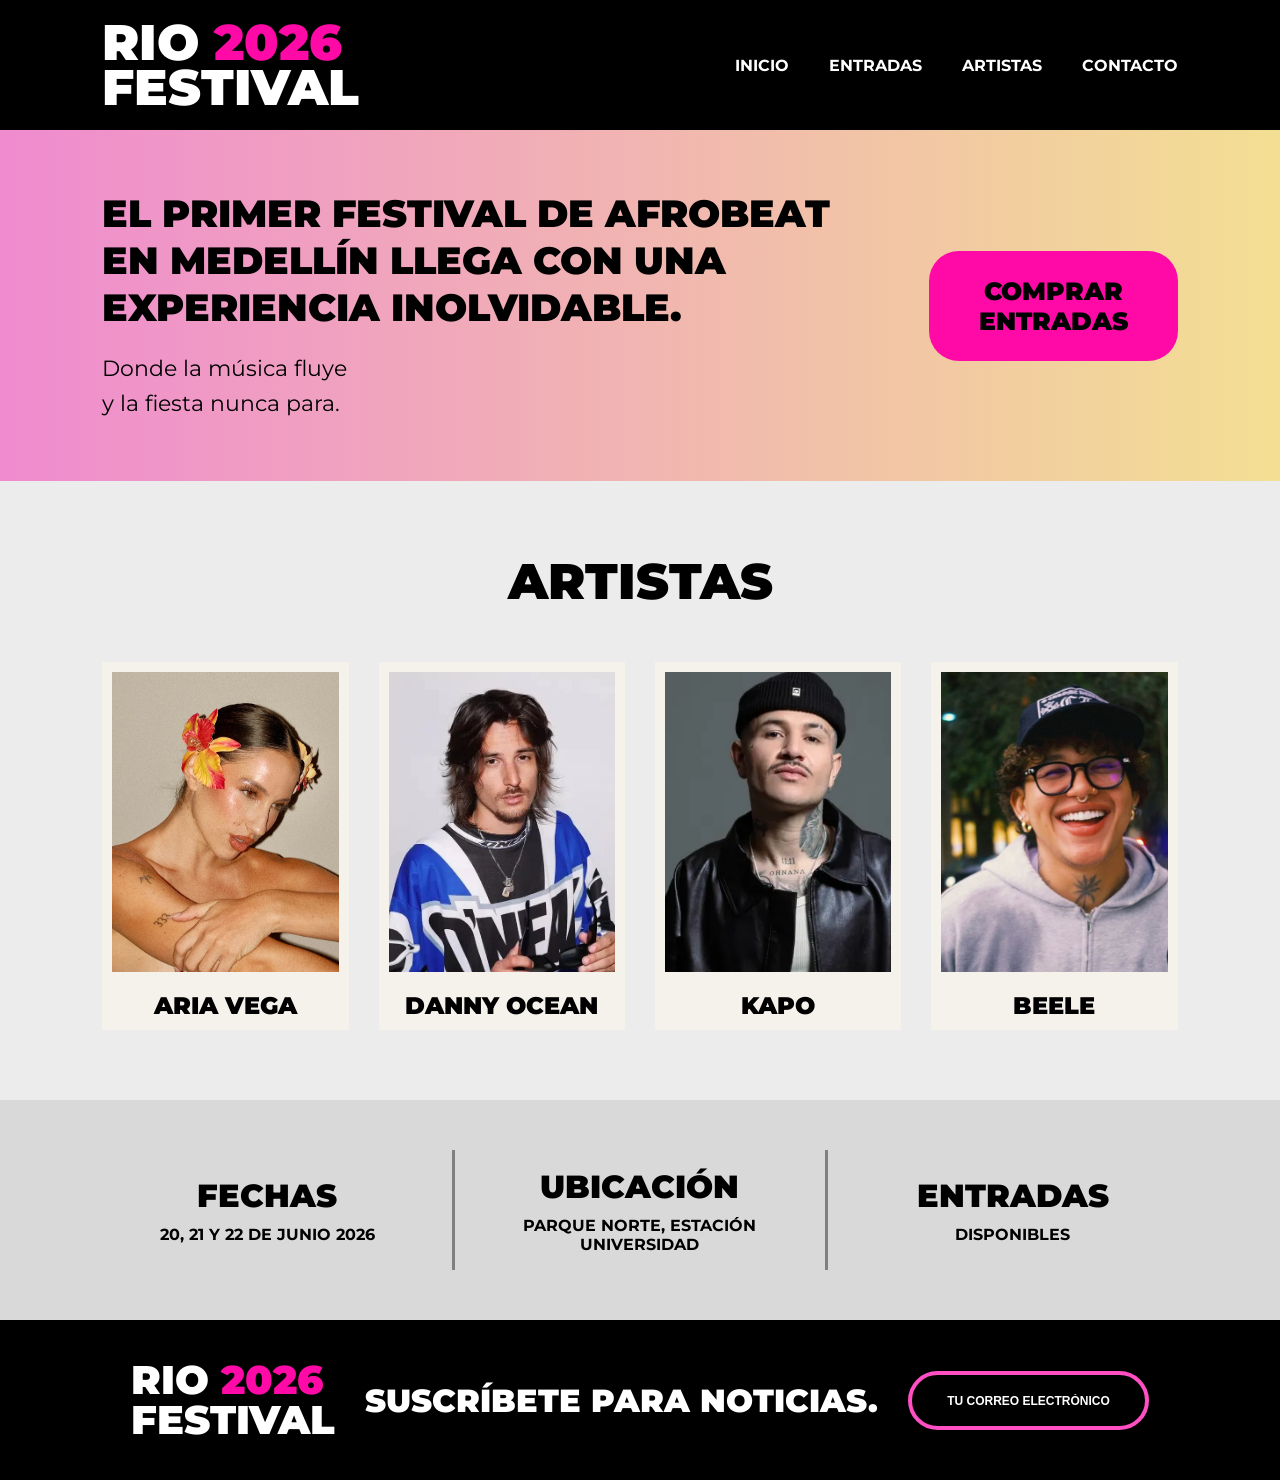
<file: index.html>
<!DOCTYPE html>
<html lang="es">
<head>

  <meta charset="UTF-8">
  <meta name="viewport" content="width=device-width, initial-scale=1.0">

  <title>RIO FESTIVAL 2026</title>

  <link rel="stylesheet" href="styles.css">

  <link href="https://fonts.googleapis.com/css2?family=Montserrat:wght@400;500;700;900&display=swap" rel="stylesheet">

  <link rel="icon" href="img/rio.ico" type="image/x-icon">

</head>

<body>


  <header class="encabezado">


    <div class="logo-rio">

      <a href="index.html">

        <h1>RIO <span>2026</span><br>FESTIVAL</h1>

      </a>

    </div>


    <nav class="menu">

      <a href="index.html">INICIO</a>

      <a href="entradas.html">ENTRADAS</a>

      <a href="artistas.html">ARTISTAS</a>

      <a href="https://wa.me/573053077433" target="_blank">CONTACTO</a>

    </nav>

  </header>


  <section class="parte-principal">


    <div class="texto-principal">

      <h2>
        EL PRIMER FESTIVAL DE AFROBEAT <br>
        EN MEDELLÍN LLEGA CON UNA <br>
        EXPERIENCIA INOLVIDABLE.
      </h2>

      <p>
        Donde la música fluye <br>
        y la fiesta nunca para.
      </p>

    </div>


    <div class="boton-principal">

      <a href="entradas.html">

        COMPRAR <br> ENTRADAS

      </a>

    </div>

  </section>


  <section class="zona-artistas" id="artistas">

    <h2>ARTISTAS</h2>

    <div class="contenedor-artistas">


      <div class="carta-artista">

        <img src="img/aria-vega.jpg" alt="Aria Vega">

        <h3>ARIA VEGA</h3>

      </div>


      <div class="carta-artista">

        <img src="img/danny-ocean.jpg" alt="Danny Ocean">

        <h3>DANNY OCEAN</h3>

      </div>


      <div class="carta-artista">

        <img src="img/kapo.jpg" alt="Kapo">

        <h3>KAPO</h3>

      </div>


      <div class="carta-artista">

        <img src="img/beele.jpg" alt="Beele">

        <h3>BEELE</h3>

      </div>

    </div>

  </section>


  <section class="zona-info">


    <div class="caja-info">

      <i class="fa-regular fa-calendar-days"></i>

      <h3>FECHAS</h3>

      <p>20, 21 Y 22 DE JUNIO 2026</p>

    </div>

    <div class="linea"></div>


    <div class="caja-info">

      <i class="fa-solid fa-location-dot"></i>

      <h3>UBICACIÓN</h3>

      <p>PARQUE NORTE, ESTACIÓN UNIVERSIDAD</p>

    </div>

    <div class="linea"></div>


    <div class="caja-info">

      <i class="fa-solid fa-ticket"></i>

      <h3>ENTRADAS</h3>

      <p>DISPONIBLES</p>

    </div>

  </section>


  <footer class="pie-pagina">


    <div class="logo-abajo">

      <h2>RIO <span>2026</span><br>FESTIVAL</h2>

    </div>


    <div class="texto-footer">

      <h3>SUSCRÍBETE PARA NOTICIAS.</h3>

    </div>


    <div class="input-footer">

      <input type="email" placeholder="TU CORREO ELECTRÓNICO">

    </div>

  </footer>

</body>
</html>
</file>
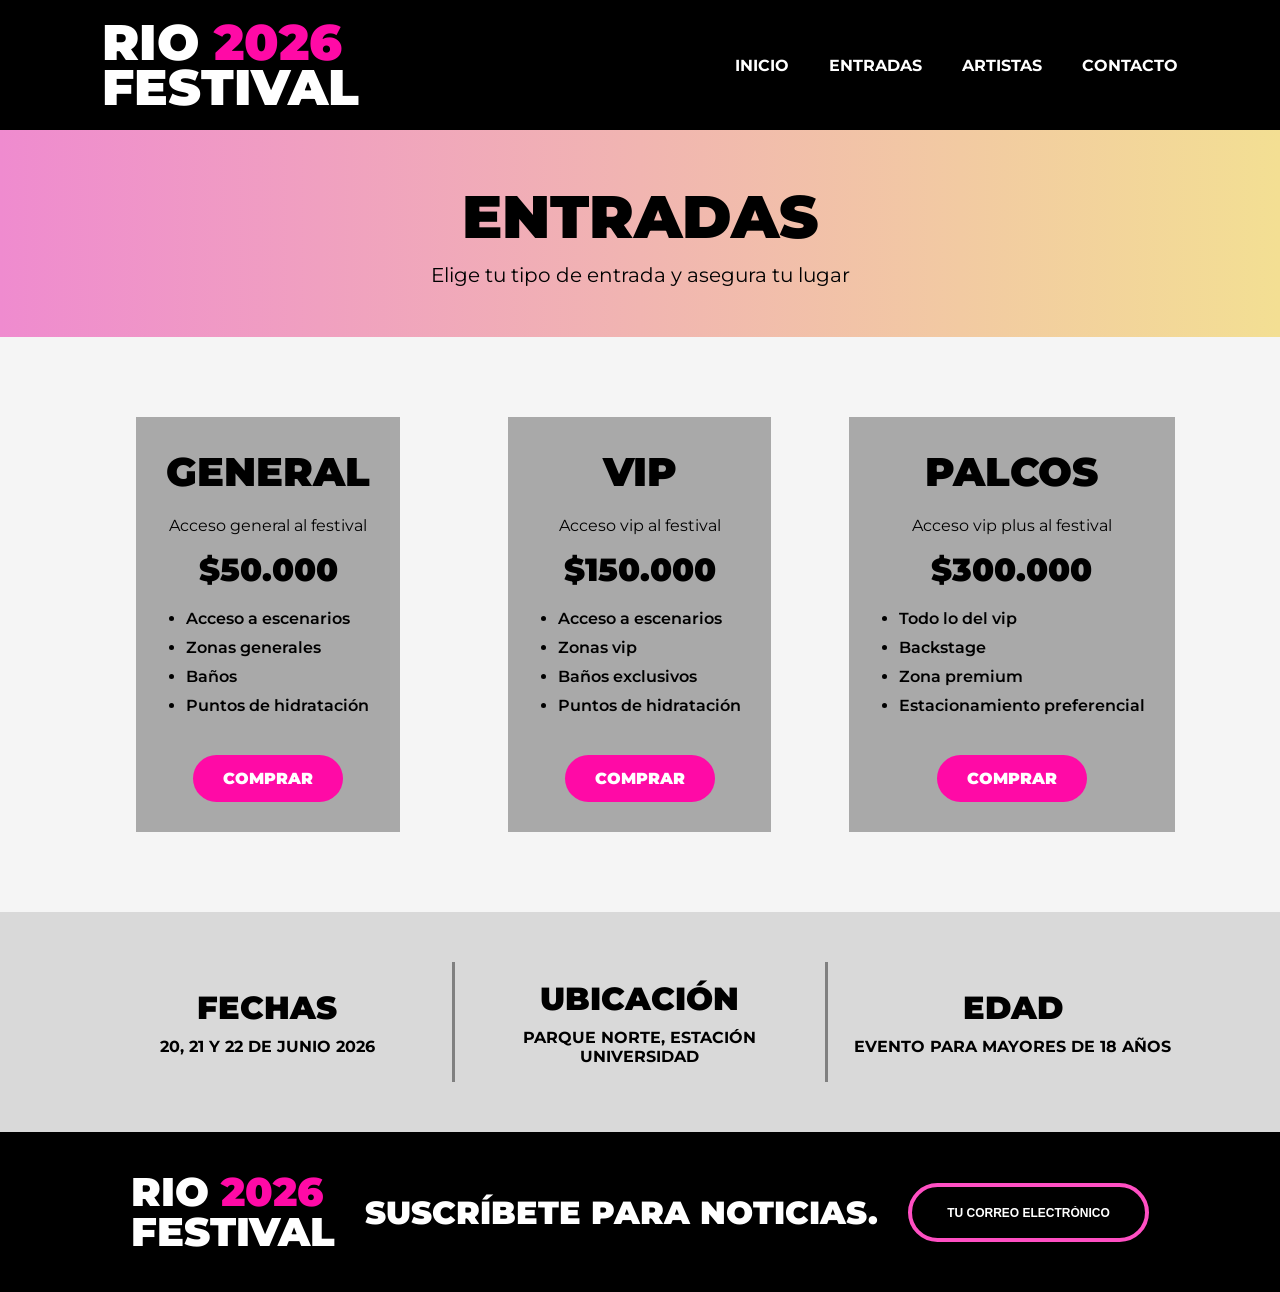
<file: entradas.html>
<!DOCTYPE html>
<html lang="es">
<head>

  <meta charset="UTF-8">
  <meta name="viewport" content="width=device-width, initial-scale=1.0">

  <title>RIO FESTIVAL 2026</title>

  <link rel="stylesheet" href="styles.css">

  <link href="https://fonts.googleapis.com/css2?family=Montserrat:wght@400;500;700;900&display=swap" rel="stylesheet">

  <link rel="icon" href="img/rio.ico" type="image/x-icon">

</head>

<body>


  <header class="encabezado">


    <div class="logo-rio">

      <a href="index.html">

        <h1>RIO <span>2026</span><br>FESTIVAL</h1>

      </a>

    </div>


    <nav class="menu">

      <a href="index.html">INICIO</a>

      <a href="entradas.html">ENTRADAS</a>

      <a href="artistas.html">ARTISTAS</a>

      <a href="https://wa.me/573053077433" target="_blank">CONTACTO</a>

    </nav>

  </header>


  <section class="titulo-entradas">

    <h2>ENTRADAS</h2>

    <p>Elige tu tipo de entrada y asegura tu lugar</p>

  </section>


  <section class="zona-entradas">

    <div class="contenedor-entradas">


      <div class="carta-entrada">

        <h3>GENERAL</h3>

        <p>Acceso general al festival</p>

        <h4>$50.000</h4>

        <ul>

          <li>Acceso a escenarios</li>

          <li>Zonas generales</li>

          <li>Baños</li>

          <li>Puntos de hidratación</li>

        </ul>

        <a href="https://wa.me/573053077433" target="_blank">

          COMPRAR

        </a>

      </div>


      <div class="carta-entrada">

        <h3>VIP</h3>

        <p>Acceso vip al festival</p>

        <h4>$150.000</h4>

        <ul>

          <li>Acceso a escenarios</li>

          <li>Zonas vip</li>

          <li>Baños exclusivos</li>

          <li>Puntos de hidratación</li>

        </ul>

        <a href="https://wa.me/573053077433" target="_blank">

          COMPRAR

        </a>

      </div>


      <div class="carta-entrada">

        <h3>PALCOS</h3>

        <p>Acceso vip plus al festival</p>

        <h4>$300.000</h4>

        <ul>

          <li>Todo lo del vip</li>

          <li>Backstage</li>

          <li>Zona premium</li>

          <li>Estacionamiento preferencial</li>

        </ul>

        <a href="https://wa.me/573053077433" target="_blank">

          COMPRAR

        </a>

      </div>

    </div>

  </section>


  <section class="zona-info">


    <div class="caja-info">

      <h3>FECHAS</h3>

      <p>20, 21 Y 22 DE JUNIO 2026</p>

    </div>

    <div class="linea"></div>


    <div class="caja-info">

      <h3>UBICACIÓN</h3>

      <p>PARQUE NORTE, ESTACIÓN UNIVERSIDAD</p>

    </div>

    <div class="linea"></div>


    <div class="caja-info">

      <h3>EDAD</h3>

      <p>EVENTO PARA MAYORES DE 18 AÑOS</p>

    </div>

  </section>


  <footer class="pie-pagina">


    <div class="logo-abajo">

      <h2>RIO <span>2026</span><br>FESTIVAL</h2>

    </div>


    <div class="texto-footer">

      <h3>SUSCRÍBETE PARA NOTICIAS.</h3>

    </div>


    <div class="input-footer">

      <input type="email" placeholder="TU CORREO ELECTRÓNICO">

    </div>

  </footer>

</body>
</html>
</file>
<file: styles.css>
*{
    margin: 0;
    padding: 0;
    box-sizing: border-box;
}

html{
    scroll-behavior: smooth;
}

body{
    font-family: 'Montserrat', sans-serif;
}

.encabezado{
    background-color: black;

    color: white;

    display: flex;

    justify-content: space-between;

    align-items: center;

    flex-wrap: wrap;

    padding-top: 20px;
    padding-bottom: 20px;
    padding-left: 8%;
    padding-right: 8%;
}


.logo-rio h1{
    font-size: 50px;

    font-weight: 900;

    line-height: 45px;
}

.logo-rio span{
    color: #ff0aa6;
}

.logo-rio a{
    text-decoration: none;

    color: white;
}

.menu{
    display: flex;

    gap: 40px;
}

.menu a{
    color: white;

    text-decoration: none;

    font-weight: bold;

    transition: 0.3s;
}

.menu a:link{
    color: white;
}

.menu a:visited{
    color: white;
}

.menu a:hover{
    color: #ff0aa6;
}


.parte-principal{
    background: linear-gradient(to right, #ef8bcf, #f3df93);

    min-height: 350px;

    display: flex;

    justify-content: space-between;

    align-items: center;

    flex-wrap: wrap;

    gap: 40px;

    padding-top: 60px;
    padding-bottom: 60px;
    padding-left: 8%;
    padding-right: 8%;
}

.texto-principal h2{
    font-size: 38px;

    font-weight: 900;

    margin-bottom: 20px;
}

.texto-principal p{
    font-size: 22px;

    line-height: 35px;
}

.boton-principal a{
    background-color: #ff0aa6;

    color: black;

    text-decoration: none;

    font-size: 25px;

    font-weight: 900;

    border-radius: 30px;

    display: inline-block;

    text-align: center;

    padding-top: 25px;
    padding-bottom: 25px;
    padding-left: 50px;
    padding-right: 50px;
}


.zona-artistas{
    background-color: #ececec;

    padding-top: 70px;
    padding-bottom: 70px;
    padding-left: 8%;
    padding-right: 8%;
}

.zona-artistas h2{
    text-align: center;

    font-size: 50px;

    font-weight: 900;

    margin-bottom: 50px;
}

.contenedor-artistas{
    display: grid;

    grid-template-columns: repeat(4, 1fr);

    gap: 30px;
}

.carta-artista{
    background-color: #f5f1eb;

    padding: 10px;

    text-align: center;
}

.carta-artista img{
    width: 100%;

    height: 300px;

    object-fit: cover;
}

.carta-artista h3{
    margin-top: 15px;

    font-size: 24px;

    font-weight: 900;
}


.titulo-entradas{
    background: linear-gradient(to right, #ef8bcf, #f3df93);

    text-align: center;

    padding-top: 50px;
    padding-bottom: 50px;
    padding-left: 20px;
    padding-right: 20px;
}

.titulo-entradas h2{
    font-size: 60px;

    font-weight: 900;
}

.titulo-entradas p{
    margin-top: 10px;

    font-size: 20px;
}


.zona-entradas{
    background-color: #f5f5f5;

    padding-top: 80px;
    padding-bottom: 80px;
    padding-left: 8%;
    padding-right: 8%;
}

.contenedor-entradas{
    display: grid;

    grid-template-columns: repeat(3, 1fr);

    gap: 40px;

    justify-items: center;
}

.carta-entrada{
    background-color: #a9a9a9;

    padding: 30px;

    text-align: center;
}

.carta-entrada h3{
    font-size: 40px;

    font-weight: 900;

    margin-bottom: 20px;
}

.carta-entrada p{
    margin-bottom: 15px;
}

.carta-entrada h4{
    font-size: 32px;

    font-weight: 900;

    margin-bottom: 20px;
}

.carta-entrada ul{
    text-align: left;

    padding-left: 20px;

    margin-bottom: 30px;
}

.carta-entrada li{
    margin-bottom: 10px;

    font-weight: 600;
}

.carta-entrada a{
    background-color: #ff0aa6;

    color: white;

    text-decoration: none;

    border-radius: 30px;

    display: inline-block;

    font-weight: 900;

    margin-top: 10px;

    padding-top: 14px;
    padding-bottom: 14px;
    padding-left: 30px;
    padding-right: 30px;
}


.zona-info{
    background-color: #d9d9d9;

    display: flex;

    justify-content: space-between;

    align-items: center;

    flex-wrap: wrap;

    gap: 20px;

    padding-top: 50px;
    padding-bottom: 50px;
    padding-left: 8%;
    padding-right: 8%;
}

.caja-info{
    flex: 1;

    min-width: 250px;

    text-align: center;
}

.caja-info i{
    font-size: 60px;

    color: #ff4fc3;

    margin-bottom: 20px;
}

.caja-info h3{
    font-size: 32px;

    font-weight: 900;

    margin-bottom: 10px;
}

.caja-info p{
    font-weight: bold;
}

.linea{
    width: 3px;

    height: 120px;

    background-color: gray;
}


.pie-pagina{
    background-color: black;

    color: white;

    display: flex;

    justify-content: center;

    align-items: center;

    flex-wrap: wrap;

    gap: 30px;

    padding-top: 40px;
    padding-bottom: 40px;
    padding-left: 8%;
    padding-right: 8%;
}

.logo-abajo h2{
    font-size: 40px;

    font-weight: 900;

    line-height: 40px;
}

.logo-abajo span{
    color: #ff0aa6;
}

.texto-footer h3{
    font-size: 32px;

    font-weight: 900;
}

.input-footer input{
    width: 100%;

    background-color: transparent;

    color: white;

    border: 4px solid #ff4fc3;

    border-radius: 30px;

    outline: none;

    text-align: center;

    font-weight: bold;

    padding-top: 18px;
    padding-bottom: 18px;
    padding-left: 30px;
    padding-right: 30px;
}

.input-footer input::placeholder{
    color: white;

    font-size: 12px;
}


.pagina-artistas{
    background-color: #efefef;

    display: flex;

    justify-content: center;

    flex-wrap: wrap;

    gap: 25px;

    padding-top: 40px;
    padding-bottom: 40px;
    padding-left: 5%;
    padding-right: 5%;
}

.artista{
    width: 100%;

    max-width: 280px;

    display: flex;

    flex-direction: column;
}

.tarjeta-artista{
    background-color: white;

    border: 2px solid white;
}

.foto-artista{
    padding: 10px;

    text-align: center;
}

.foto-artista img{
    width: 100%;

    height: 230px;

    object-fit: cover;
}

.foto-artista h3{
    margin-top: 10px;

    font-size: 24px;

    font-weight: 900;
}

.descripcion-artista{
    padding: 10px;

    min-height: 220px;
}

.descripcion-artista p{
    text-align: center;

    line-height: 25px;

    font-size: 15px;
}

.video-artista{
    width: 100%;

    height: 170px;

    background-color: white;

    overflow: hidden;

    margin-top: 15px;
}

.video-artista video{
    width: 100%;

    height: 100%;

    object-fit: cover;
}

.video-artista iframe{
    width: 100%;

    height: 100%;

    border: none;
}


@media(max-width: 992px){

    .contenedor-artistas{
        grid-template-columns: repeat(2, 1fr);
    }

    .contenedor-entradas{
        grid-template-columns: 1fr;
    }

    .carta-entrada{
        width: 100%;

        max-width: 400px;
    }

    .parte-principal{
        justify-content: center;

        text-align: center;
    }

    .pie-pagina{
        justify-content: center;

        text-align: center;
    }

    .linea{
        display: none;
    }

    .pagina-artistas{
        gap: 40px;
    }

}

@media(max-width: 768px){

    .encabezado{
        flex-direction: column;

        gap: 30px;
    }

    .menu{
        flex-wrap: wrap;

        justify-content: center;

        gap: 20px;
    }

    .contenedor-artistas{
        grid-template-columns: 1fr;
    }

    .texto-principal h2{
        font-size: 28px;
    }

    .texto-principal p{
        font-size: 18px;
    }

    .titulo-entradas h2{
        font-size: 45px;
    }

    .logo-rio h1{
        font-size: 35px;
    }

    .texto-footer h3{
        font-size: 22px;
    }

    .input-footer input{
        width: 100%;
        max-width: 320px;
    }

    .artista{
        max-width: 100%;
    }

    .descripcion-artista{
        min-height: auto;
    }

}
</file>
